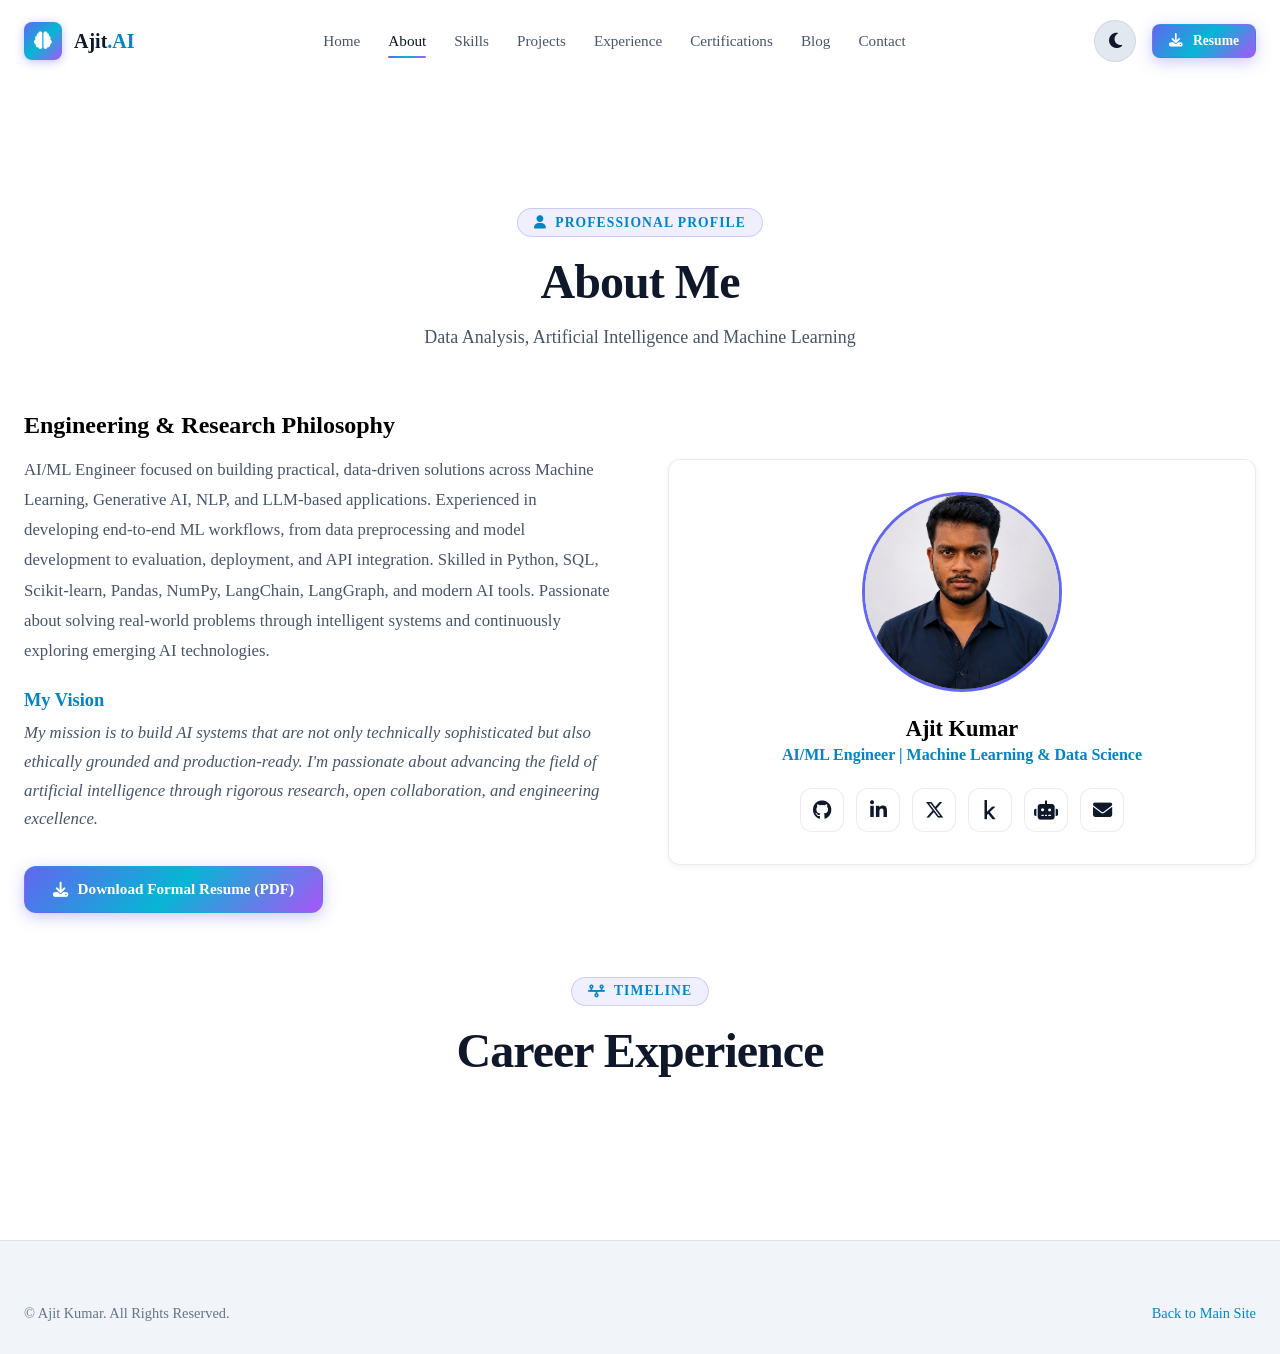
<file: about.html>
<!DOCTYPE html>
<html lang="en" data-theme="dark">
<head>
  <meta charset="UTF-8">
  <meta name="viewport" content="width=device-width, initial-scale=1.0">
  <title>About Ajit Kumar | AI/ML Engineer</title>
  <meta name="description" content="Learn more about Ajit Kumar's AI engineering background, career achievements, research publications, and timeline.">
  <link rel="canonical" href="https://ajitkumar04.github.io/about.html">
  <link rel="icon" type="image/x-icon" href="./favicon.ico">

  <link rel="preconnect" href="https://fonts.googleapis.com">
  <link rel="preconnect" href="https://fonts.gstatic.com" crossorigin>
  <link href="https://fonts.googleapis.com/css2?family=Fira+Code:wght@400;600&family=Plus+Jakarta+Sans:wght@400;500;600;700;800&display=swap" rel="stylesheet">
  <link rel="stylesheet" href="https://cdnjs.cloudflare.com/ajax/libs/font-awesome/6.5.1/css/all.min.css">
  <link rel="stylesheet" href="./assets/css/style.css">
</head>
<body>

  <!-- HEADER -->
  <header id="navbar" class="navbar">
    <div class="container nav-container">
      <a href="./index.html" class="nav-logo">
        <div class="nav-logo-icon"><i class="fa-solid fa-brain"></i></div>
        <span><span class="cfg-first-name">Ajit</span><span style="color: var(--text-accent);">.AI</span></span>
      </a>

      <nav id="nav-links" class="nav-links">
        <a href="./index.html#home" class="nav-link">Home</a>
        <a href="./about.html" class="nav-link active">About</a>
        <a href="./index.html#skills" class="nav-link">Skills</a>
        <a href="./projects.html" class="nav-link">Projects</a>
        <a href="./index.html#experience" class="nav-link">Experience</a>
        <a href="./index.html#certifications" class="nav-link">Certifications</a>
        <a href="./index.html#blog" class="nav-link">Blog</a>
        <a href="./contact.html" class="nav-link">Contact</a>
      </nav>

      <div class="nav-actions">
        <button class="theme-toggle-btn" aria-label="Toggle Theme"><i class="fa-solid fa-sun"></i></button>

        <a href="./assets/files/resume.pdf" download class="btn btn-primary btn-sm cfg-resume-btn"><i class="fa-solid fa-download"></i> Resume</a>

        <button id="mobile-menu-toggle" class="mobile-toggle"><i class="fa-solid fa-bars"></i></button>
      </div>
    </div>
  </header>

  <main style="padding-top: 7rem;">
    <section class="section">
      <div class="container">
        <div class="section-header">
          <span class="section-tag"><i class="fa-solid fa-user"></i> Professional Profile</span>
          <h2 class="section-title">About Me</h2>
          <p class="section-subtitle">Data Analysis, Artificial Intelligence and Machine Learning</p>
        </div>

        <div class="about-grid" style="margin-bottom: 4rem;">
          <div class="about-bio-text">
            <h3 style="font-size: 1.5rem; font-weight: 800; margin-bottom: 1rem;">Engineering & Research Philosophy</h3>
            <p class="cfg-bio-full" style="font-size: 1.05rem; line-height: 1.8; color: var(--text-secondary); margin-bottom: 1.5rem;"></p>
            
            <h4 style="font-size: 1.15rem; font-weight: 700; margin-bottom: 0.5rem; color: var(--text-accent);">My Vision</h4>
            <p class="cfg-career-goals" style="font-style: italic; color: var(--text-secondary); margin-bottom: 2rem;"></p>

            <a href="./assets/files/resume.pdf" download class="btn btn-primary cfg-resume-btn"><i class="fa-solid fa-download"></i> Download Formal Resume (PDF)</a>
          </div>

          <div>
            <div class="glass-card" style="padding: 2rem; text-align: center;">
              <img src="./assets/images/profile.png.png" alt="Ajit Kumar" class="cfg-profile-img" style="width: 200px; height: 200px; object-fit: cover; border-radius: 50%; margin: 0 auto 1.5rem auto; border: 3px solid var(--accent-primary);" referrerPolicy="no-referrer">
              <h3 class="cfg-name" style="font-size: 1.4rem; font-weight: 800; margin-bottom: 0.25rem;">Ajit Kumar</h3>
              <p class="cfg-title" style="color: var(--text-accent); font-weight: 600; margin-bottom: 1.5rem;"></p>
              
              <div style="display: flex; justify-content: center; gap: 0.75rem;" class="cfg-social-links"></div>
            </div>
          </div>
        </div>

        <div class="section-header" style="margin-top: 4rem;">
          <span class="section-tag"><i class="fa-solid fa-timeline"></i> Timeline</span>
          <h2 class="section-title">Career Experience</h2>
        </div>

        <div class="timeline-container" style="max-width: 800px; margin: 0 auto;">
          <div id="experience-timeline"></div>
        </div>
      </div>
    </section>
  </main>

  <footer class="footer">
    <div class="container footer-bottom" style="border: none; padding-top: 0;">
      <div>&copy; Ajit Kumar. All Rights Reserved.</div>
      <div><a href="./index.html">Back to Main Site</a></div>
    </div>
  </footer>

  <script src="./config.js"></script>
  <script src="./assets/js/theme.js"></script>
  <script src="./assets/js/config-loader.js"></script>
  <script src="./assets/js/main.js"></script>
</body>
</html>
</file>
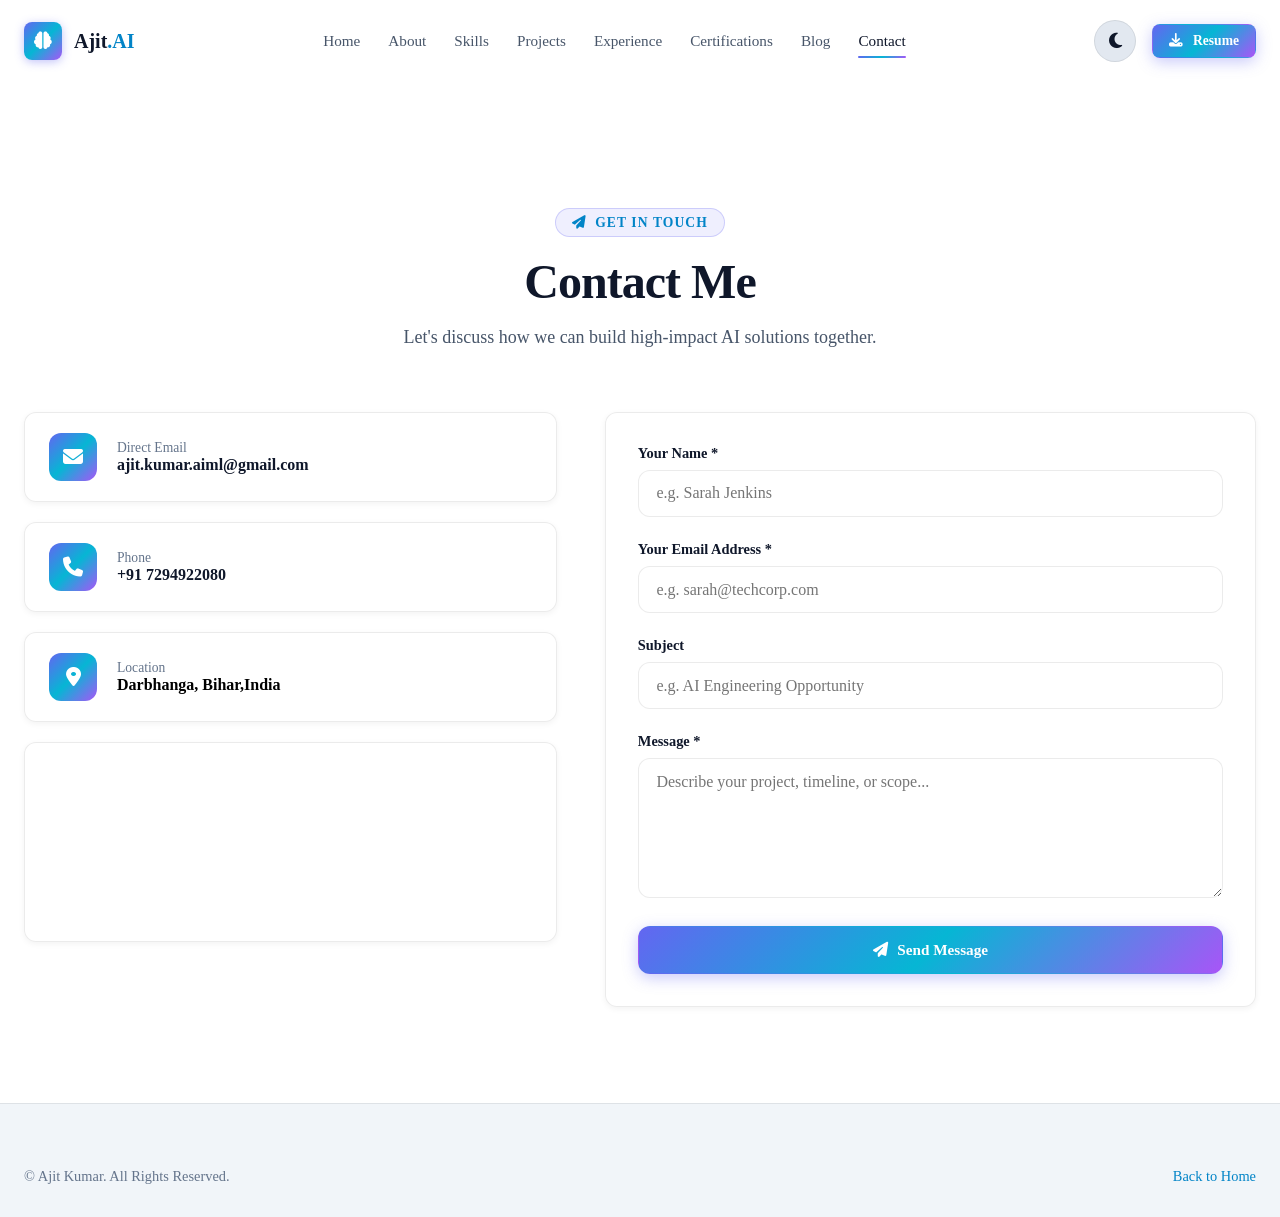
<file: contact.html>
<!DOCTYPE html>
<html lang="en" data-theme="dark">
<head>
  <meta charset="UTF-8">
  <meta name="viewport" content="width=device-width, initial-scale=1.0">
  <title>Contact Ajit Kumar | AI/ML Engineer</title>
  <meta name="description" content="Get in touch with Ajit Kumar for AI/ML engineering roles, model optimization consulting, or research collaborations.">
  <link rel="canonical" href="https://ajitkumar04.github.io/contact.html">
  <link rel="icon" type="image/x-icon" href="./favicon.ico">

  <link rel="preconnect" href="https://fonts.googleapis.com">
  <link rel="preconnect" href="https://fonts.gstatic.com" crossorigin>
  <link href="https://fonts.googleapis.com/css2?family=Fira+Code:wght@400;600&family=Plus+Jakarta+Sans:wght@400;500;600;700;800&display=swap" rel="stylesheet">
  <link rel="stylesheet" href="https://cdnjs.cloudflare.com/ajax/libs/font-awesome/6.5.1/css/all.min.css">
  <link rel="stylesheet" href="./assets/css/style.css">
</head>
<body>

  <!-- HEADER -->
  <header id="navbar" class="navbar">
    <div class="container nav-container">
      <a href="./index.html" class="nav-logo">
        <div class="nav-logo-icon"><i class="fa-solid fa-brain"></i></div>
        <span><span class="cfg-first-name">Ajit</span><span style="color: var(--text-accent);">.AI</span></span>
      </a>

      <nav id="nav-links" class="nav-links">
        <a href="./index.html#home" class="nav-link">Home</a>
        <a href="./about.html" class="nav-link">About</a>
        <a href="./index.html#skills" class="nav-link">Skills</a>
        <a href="./projects.html" class="nav-link">Projects</a>
        <a href="./index.html#experience" class="nav-link">Experience</a>
        <a href="./index.html#certifications" class="nav-link">Certifications</a>
        <a href="./index.html#blog" class="nav-link">Blog</a>
        <a href="./contact.html" class="nav-link active">Contact</a>
      </nav>

      <div class="nav-actions">
        <button class="theme-toggle-btn" aria-label="Toggle Theme"><i class="fa-solid fa-sun"></i></button>

        <a href="./assets/files/resume.pdf" download class="btn btn-primary btn-sm cfg-resume-btn"><i class="fa-solid fa-download"></i> Resume</a>

        <button id="mobile-menu-toggle" class="mobile-toggle"><i class="fa-solid fa-bars"></i></button>
      </div>
    </div>
  </header>

  <main style="padding-top: 7rem;">
    <section class="section">
      <div class="container">
        <div class="section-header">
          <span class="section-tag"><i class="fa-solid fa-paper-plane"></i> Get In Touch</span>
          <h2 class="section-title">Contact Me</h2>
          <p class="section-subtitle">Let's discuss how we can build high-impact AI solutions together.</p>
        </div>

        <div class="contact-grid">
          <div class="contact-info-cards">
            <div class="contact-card glass-card">
              <div class="contact-icon"><i class="fa-solid fa-envelope"></i></div>
              <div>
                <div style="font-size: 0.85rem; color: var(--text-muted);">Direct Email</div>
                <a href="mailto:ajit.kumar.aiml@gmail.com" class="cfg-email" style="font-weight: 700; font-size: 1rem; color: var(--text-primary);">ajit.kumar.aiml@gmail.com</a>
              </div>
            </div>

            <div class="contact-card glass-card">
              <div class="contact-icon"><i class="fa-solid fa-phone"></i></div>
              <div>
                <div style="font-size: 0.85rem; color: var(--text-muted);">Phone</div>
                <a href="tel:+917294922080" class="cfg-phone" style="font-weight: 700; font-size: 1rem; color: var(--text-primary);">+91 7294922080</a>
              </div>
            </div>

            <div class="contact-card glass-card">
              <div class="contact-icon"><i class="fa-solid fa-location-dot"></i></div>
              <div>
                <div style="font-size: 0.85rem; color: var(--text-muted);">Location</div>
                <div class="cfg-location" style="font-weight: 700; font-size: 1rem;">Darbhanga, Bihar, India</div>
              </div>
            </div>

            <!-- Google Map Embed -->
            <div class="glass-card" style="padding: 10px; height: 200px; overflow: hidden;">
              <iframe src="https://maps.google.com/maps?q=Darbhanga+Bihar+India&t=&z=12&ie=UTF8&iwloc=&output=embed" width="100%" height="100%" style="border:0; border-radius: var(--radius-sm);" allowfullscreen="" loading="lazy"></iframe>
            </div>
          </div>

          <form id="contact-form" class="glass-card" style="padding: 2rem;">
            <input type="text" id="form-honeypot" style="display: none;" tabindex="-1" autocomplete="off">

            <div class="form-group">
              <label for="form-name" class="form-label">Your Name *</label>
              <input type="text" id="form-name" class="form-input" placeholder="e.g. Sarah Jenkins" required>
            </div>

            <div class="form-group">
              <label for="form-email" class="form-label">Your Email Address *</label>
              <input type="email" id="form-email" class="form-input" placeholder="e.g. sarah@techcorp.com" required>
            </div>

            <div class="form-group">
              <label for="form-subject" class="form-label">Subject</label>
              <input type="text" id="form-subject" class="form-input" placeholder="e.g. AI Engineering Opportunity">
            </div>

            <div class="form-group">
              <label for="form-message" class="form-label">Message *</label>
              <textarea id="form-message" class="form-textarea" placeholder="Describe your project, timeline, or scope..." required></textarea>
            </div>

            <button type="submit" class="btn btn-primary" style="width: 100%;">
              <i class="fa-solid fa-paper-plane"></i> Send Message
            </button>
          </form>
        </div>
      </div>
    </section>
  </main>

  <footer class="footer">
    <div class="container footer-bottom" style="border: none; padding-top: 0;">
      <div>&copy; Ajit Kumar. All Rights Reserved.</div>
      <div><a href="./index.html">Back to Home</a></div>
    </div>
  </footer>

  <script src="./config.js"></script>
  <script src="./assets/js/theme.js"></script>
  <script src="./assets/js/contact.js"></script>
  <script src="./assets/js/config-loader.js"></script>
  <script src="./assets/js/main.js"></script>
</body>
</html>
</file>
<file: assets/css/style.css>
/* =================================================================
   MAIN PORTFOLIO STYLESHEET
   ================================================================= */

@import "./theme.css";
@import "./animations.css";

/* -----------------------------------------------------------------
   1. RESET & BASE STYLES
   ----------------------------------------------------------------- */
*, *::before, *::after {
  box-sizing: border-box;
  margin: 0;
  padding: 0;
}

html {
  scroll-behavior: smooth;
  font-size: 16px;
}

/* Ensure sections are not hidden behind the fixed navbar when using anchor links */
section {
  scroll-margin-top: 80px;
}
>>>>>>>


body {
  font-family: 'Plus Jakarta Sans', -apple-system, BlinkMacSystemFont, 'Segoe UI', Roboto, Helvetica, Arial, sans-serif;
  background-color: var(--bg-primary);
  color: var(--text-primary);
  line-height: 1.6;
  overflow-x: hidden;
  transition: background-color var(--transition-normal), color var(--transition-normal);
  position: relative;
}

code, pre, .font-mono {
  font-family: 'Fira Code', monospace;
}

a {
  color: var(--text-accent);
  text-decoration: none;
  transition: color var(--transition-fast);
}

a:hover {
  color: var(--accent-primary);
}

img {
  max-width: 100%;
  height: auto;
  display: block;
}

button, input, textarea, select {
  font-family: inherit;
  font-size: inherit;
  color: inherit;
}

ul, ol {
  list-style: none;
}

/* Container */
.container {
  width: 100%;
  max-width: 1280px;
  margin-left: auto;
  margin-right: auto;
  padding-left: 1.5rem;
  padding-right: 1.5rem;
}

/* Section Common */
.section {
  padding-top: 6rem;
  padding-bottom: 6rem;
  position: relative;
}

.section-header {
  text-align: center;
  max-width: 760px;
  margin: 0 auto 4rem auto;
}

.section-tag {
  display: inline-flex;
  align-items: center;
  gap: 0.5rem;
  padding: 0.35rem 1rem;
  border-radius: var(--radius-full);
  background: rgba(99, 102, 241, 0.1);
  border: 1px solid rgba(99, 102, 241, 0.25);
  color: var(--text-accent);
  font-size: 0.85rem;
  font-weight: 600;
  text-transform: uppercase;
  letter-spacing: 0.08em;
  margin-bottom: 1rem;
}

.section-title {
  font-size: clamp(2rem, 4vw, 3rem);
  font-weight: 800;
  letter-spacing: -0.02em;
  line-height: 1.2;
  margin-bottom: 1rem;
  color: var(--text-primary);
}

.section-subtitle {
  font-size: 1.125rem;
  color: var(--text-secondary);
}

/* -----------------------------------------------------------------
   2. GLASS CARDS & BUTTONS
   ----------------------------------------------------------------- */
.glass-card {
  background: var(--bg-card);
  backdrop-filter: var(--glass-blur);
  -webkit-backdrop-filter: var(--glass-blur);
  border: 1px solid var(--border-color);
  border-radius: var(--radius-md);
  box-shadow: var(--shadow-sm);
  transition: transform var(--transition-normal), border-color var(--transition-normal), box-shadow var(--transition-normal);
}

.glass-card:hover {
  border-color: var(--border-color-hover);
  box-shadow: var(--shadow-md), var(--shadow-glow);
  transform: translateY(-4px);
}

/* Primary & Secondary Buttons */
.btn {
  display: inline-flex;
  align-items: center;
  justify-content: center;
  gap: 0.6rem;
  padding: 0.85rem 1.75rem;
  font-weight: 600;
  font-size: 0.95rem;
  border-radius: var(--radius-md);
  cursor: pointer;
  transition: all var(--transition-fast);
  border: 1px solid transparent;
  white-space: nowrap;
}

.btn-primary {
  background: var(--accent-gradient);
  color: #ffffff;
  box-shadow: 0 4px 15px rgba(99, 102, 241, 0.35);
}

.btn-primary:hover {
  background: var(--accent-gradient-hover);
  box-shadow: 0 6px 22px rgba(99, 102, 241, 0.5);
  transform: translateY(-2px);
  color: #ffffff;
}

.btn-secondary {
  background: var(--bg-tertiary);
  color: var(--text-primary);
  border-color: var(--border-color);
}

.btn-secondary:hover {
  background: var(--bg-elevated);
  border-color: var(--border-color-hover);
  color: var(--text-primary);
  transform: translateY(-2px);
}

.btn-outline {
  background: transparent;
  color: var(--text-primary);
  border-color: var(--border-color-hover);
}

.btn-outline:hover {
  background: rgba(99, 102, 241, 0.1);
  border-color: var(--accent-primary);
  color: var(--text-primary);
  transform: translateY(-2px);
}

.btn-sm {
  padding: 0.5rem 1rem;
  font-size: 0.85rem;
  border-radius: var(--radius-sm);
}

/* -----------------------------------------------------------------
   3. HEADER & NAVIGATION
   ----------------------------------------------------------------- */
.navbar {
  position: fixed;
  top: 0;
  left: 0;
  width: 100%;
  z-index: 1000;
  padding: 1.25rem 0;
  transition: padding var(--transition-fast), background-color var(--transition-fast), border-color var(--transition-fast);
}

.navbar.scrolled {
  padding: 0.85rem 0;
  background: var(--bg-glass);
  backdrop-filter: var(--glass-blur);
  -webkit-backdrop-filter: var(--glass-blur);
  border-bottom: 1px solid var(--border-color);
  box-shadow: var(--shadow-sm);
}

.nav-container {
  display: flex;
  align-items: center;
  justify-content: space-between;
}

.nav-logo {
  display: flex;
  align-items: center;
  gap: 0.75rem;
  font-weight: 800;
  font-size: 1.25rem;
  color: var(--text-primary);
}

.nav-logo-icon {
  width: 38px;
  height: 38px;
  border-radius: var(--radius-sm);
  background: var(--accent-gradient);
  display: flex;
  align-items: center;
  justify-content: center;
  color: #ffffff;
  font-size: 1.1rem;
  box-shadow: 0 2px 10px rgba(99, 102, 241, 0.4);
}

.nav-links {
  display: flex;
  align-items: center;
  gap: 1.75rem;
}

.nav-link {
  color: var(--text-secondary);
  font-weight: 5rem;
  font-size: 0.95rem;
  position: relative;
  padding: 0.25rem 0;
}

.nav-link:hover, .nav-link.active {
  color: var(--text-primary);
}

.nav-link.active::after {
  content: '';
  position: absolute;
  bottom: -4px;
  left: 0;
  width: 100%;
  height: 2px;
  background: var(--accent-gradient);
  border-radius: var(--radius-full);
}

.nav-actions {
  display: flex;
  align-items: center;
  gap: 1rem;
}

/* Theme Toggle Switch */
.theme-toggle-btn {
  width: 42px;
  height: 42px;
  border-radius: var(--radius-full);
  background: var(--bg-tertiary);
  border: 1px solid var(--border-color);
  color: var(--text-primary);
  display: flex;
  align-items: center;
  justify-content: center;
  cursor: pointer;
  font-size: 1.1rem;
  transition: all var(--transition-fast);
}

.theme-toggle-btn:hover {
  background: var(--bg-elevated);
  border-color: var(--border-color-hover);
  color: var(--text-accent);
}

/* Mobile Hamburger Toggle */
.mobile-toggle {
  display: none;
  background: none;
  border: none;
  font-size: 1.5rem;
  color: var(--text-primary);
  cursor: pointer;
  padding: 0.5rem;
}

/* -----------------------------------------------------------------
   4. HERO SECTION & NEURAL CANVAS
   ----------------------------------------------------------------- */
.hero {
  min-height: 100vh;
  display: flex;
  align-items: center;
  padding-top: 8rem;
  padding-bottom: 5rem;
  position: relative;
  overflow: hidden;
}

#neural-canvas {
  position: absolute;
  top: 0;
  left: 0;
  width: 100%;
  height: 100%;
  z-index: 1;
  pointer-events: none;
  opacity: 0.6;
}

.hero-content {
  position: relative;
  z-index: 2;
  display: grid;
  grid-template-columns: 1.1fr 0.9fr;
  gap: 3.5rem;
  align-items: center;
}

.hero-badge {
  display: inline-flex;
  align-items: center;
  gap: 0.6rem;
  padding: 0.4rem 1rem;
  border-radius: var(--radius-full);
  background: rgba(16, 185, 129, 0.1);
  border: 1px solid rgba(16, 185, 129, 0.3);
  color: var(--success);
  font-size: 0.85rem;
  font-weight: 600;
  margin-bottom: 1.5rem;
}

.status-dot {
  width: 8px;
  height: 8px;
  border-radius: 50%;
  background-color: var(--success);
  box-shadow: 0 0 10px var(--success);
}

.hero-title {
  font-size: clamp(2.5rem, 5vw, 4rem);
  font-weight: 800;
  line-height: 1.15;
  letter-spacing: -0.03em;
  margin-bottom: 1.25rem;
}

.hero-typewriter {
  font-size: clamp(1.2rem, 2.5vw, 1.8rem);
  color: var(--text-accent);
  font-weight: 700;
  min-height: 2.2rem;
  margin-bottom: 1.5rem;
}

.hero-description {
  font-size: 1.15rem;
  color: var(--text-secondary);
  margin-bottom: 2.25rem;
  max-width: 620px;
}

.hero-buttons {
  display: flex;
  flex-wrap: wrap;
  gap: 1rem;
  margin-bottom: 2.5rem;
}

.hero-socials {
  display: flex;
  align-items: center;
  gap: 1rem;
}

.social-icon-btn {
  width: 44px;
  height: 44px;
  border-radius: var(--radius-md);
  background: var(--bg-card);
  border: 1px solid var(--border-color);
  color: var(--text-primary);
  display: flex;
  align-items: center;
  justify-content: center;
  font-size: 1.2rem;
  transition: all var(--transition-fast);
}

.social-icon-btn:hover {
  background: var(--bg-elevated);
  border-color: var(--border-color-hover);
  color: var(--text-accent);
  transform: translateY(-3px);
}

/* Hero Avatar & Visual Frame */
.hero-image-wrapper {
  position: relative;
  display: flex;
  justify-content: center;
}

.hero-avatar-card {
  position: relative;
  width: 340px;
  height: 380px;
  border-radius: var(--radius-lg);
  padding: 10px;
  background: var(--bg-card);
  border: 1px solid var(--border-color-hover);
  box-shadow: var(--shadow-lg), var(--shadow-glow);
  z-index: 2;
}

.hero-avatar-img {
  width: 100%;
  height: 100%;
  object-fit: cover;
  border-radius: var(--radius-md);
}

/* Floating AI Code Badge */
.hero-floating-badge {
  position: absolute;
  padding: 0.75rem 1.25rem;
  border-radius: var(--radius-md);
  background: var(--bg-glass);
  backdrop-filter: var(--glass-blur);
  border: 1px solid var(--border-color-hover);
  display: flex;
  align-items: center;
  gap: 0.75rem;
  box-shadow: var(--shadow-md);
  z-index: 3;
}

.hero-badge-1 {
  bottom: -20px;
  left: -20px;
}

.hero-badge-2 {
  top: 20px;
  right: -20px;
}

/* -----------------------------------------------------------------
   5. METRICS COUNTER BAR
   ----------------------------------------------------------------- */
.metrics-section {
  padding: 3rem 0;
  background: var(--bg-secondary);
  border-top: 1px solid var(--border-color);
  border-bottom: 1px solid var(--border-color);
}

.metrics-grid {
  display: grid;
  grid-template-columns: repeat(auto-fit, minmax(200px, 1fr));
  gap: 2rem;
  text-align: center;
}

.metric-item {
  padding: 1.25rem;
}

.metric-icon {
  font-size: 1.8rem;
  color: var(--text-accent);
  margin-bottom: 0.5rem;
}

.metric-value {
  font-size: 2.25rem;
  font-weight: 800;
  color: var(--text-primary);
  margin-bottom: 0.25rem;
}

.metric-label {
  font-size: 0.9rem;
  color: var(--text-secondary);
  font-weight: 500;
}

/* -----------------------------------------------------------------
   6. ABOUT SECTION & TIMELINE
   ----------------------------------------------------------------- */
.about-grid {
  display: grid;
  grid-template-columns: 1fr 1fr;
  gap: 3.5rem;
  align-items: center;
}

.about-bio-text p {
  color: var(--text-secondary);
  font-size: 1.05rem;
  margin-bottom: 1.25rem;
  line-height: 1.7;
}

.about-info-list {
  display: grid;
  grid-template-columns: 1fr 1fr;
  gap: 1rem;
  margin-top: 1.5rem;
  margin-bottom: 2rem;
}

.about-info-item {
  display: flex;
  align-items: center;
  gap: 0.75rem;
  font-size: 0.95rem;
}

.about-info-item i {
  color: var(--text-accent);
}

/* Career Highlights Accordion / Timeline */
.timeline-container {
  position: relative;
  padding-left: 2rem;
}

.timeline-container::before {
  content: '';
  position: absolute;
  left: 6px;
  top: 10px;
  bottom: 10px;
  width: 2px;
  background: var(--border-color);
}

.timeline-item {
  position: relative;
  margin-bottom: 2rem;
}

.timeline-dot {
  position: absolute;
  left: -2rem;
  top: 4px;
  width: 14px;
  height: 14px;
  border-radius: 50%;
  background: var(--accent-primary);
  border: 3px solid var(--bg-primary);
  box-shadow: 0 0 10px var(--accent-primary);
}

.timeline-content {
  padding: 1.5rem;
}

/* -----------------------------------------------------------------
   7. SKILLS CATEGORIES & PROFICIENCY
   ----------------------------------------------------------------- */
.skills-nav {
  display: flex;
  justify-content: center;
  flex-wrap: wrap;
  gap: 0.75rem;
  margin-bottom: 3rem;
}

.skill-tab-btn {
  padding: 0.65rem 1.4rem;
  border-radius: var(--radius-full);
  background: var(--bg-card);
  border: 1px solid var(--border-color);
  color: var(--text-secondary);
  font-weight: 600;
  font-size: 0.9rem;
  cursor: pointer;
  transition: all var(--transition-fast);
}

.skill-tab-btn:hover, .skill-tab-btn.active {
  background: var(--accent-gradient);
  color: #ffffff;
  border-color: transparent;
  box-shadow: var(--shadow-glow);
}

.skills-grid {
  display: grid;
  grid-template-columns: repeat(auto-fit, minmax(320px, 1fr));
  gap: 1.75rem;
}

.skill-card {
  padding: 1.5rem;
}

.skill-header {
  display: flex;
  align-items: center;
  justify-content: space-between;
  margin-bottom: 0.75rem;
}

.skill-title-group {
  display: flex;
  align-items: center;
  gap: 0.75rem;
}

.skill-icon {
  font-size: 1.5rem;
  color: var(--text-accent);
}

.skill-name {
  font-weight: 700;
  font-size: 1.05rem;
}

.skill-percent {
  font-weight: 700;
  font-size: 0.95rem;
  color: var(--text-accent);
}

.skill-progress-track {
  width: 100%;
  height: 8px;
  border-radius: var(--radius-full);
  background: var(--bg-tertiary);
  overflow: hidden;
  margin-bottom: 1rem;
}

.skill-progress-bar {
  height: 100%;
  border-radius: var(--radius-full);
  background: var(--accent-gradient);
}

.skill-tags {
  display: flex;
  flex-wrap: wrap;
  gap: 0.5rem;
}

.tech-tag {
  padding: 0.2rem 0.6rem;
  border-radius: var(--radius-sm);
  background: rgba(255, 255, 255, 0.05);
  border: 1px solid var(--border-color);
  font-size: 0.78rem;
  color: var(--text-secondary);
}

/* -----------------------------------------------------------------
   8. PROJECTS GRID, FILTER & MODAL
   ----------------------------------------------------------------- */
.projects-filter-bar {
  display: flex;
  flex-wrap: wrap;
  align-items: center;
  justify-content: space-between;
  gap: 1.5rem;
  margin-bottom: 2.5rem;
}

.search-box {
  position: relative;
  min-width: 280px;
}

.search-box input {
  width: 100%;
  padding: 0.65rem 1rem 0.65rem 2.5rem;
  border-radius: var(--radius-full);
  background: var(--bg-card);
  border: 1px solid var(--border-color);
  color: var(--text-primary);
  outline: none;
}

.search-box input:focus {
  border-color: var(--border-color-hover);
}

.search-box i {
  position: absolute;
  left: 1rem;
  top: 50%;
  transform: translateY(-50%);
  color: var(--text-muted);
}

.project-categories {
  display: flex;
  flex-wrap: wrap;
  gap: 0.5rem;
}

.filter-btn {
  padding: 0.5rem 1.1rem;
  border-radius: var(--radius-full);
  background: var(--bg-card);
  border: 1px solid var(--border-color);
  color: var(--text-secondary);
  font-size: 0.85rem;
  font-weight: 600;
  cursor: pointer;
  transition: all var(--transition-fast);
}

.filter-btn:hover, .filter-btn.active {
  background: var(--accent-gradient);
  color: #ffffff;
  border-color: transparent;
}

.projects-grid {
  display: grid;
  grid-template-columns: repeat(auto-fill, minmax(350px, 1fr));
  gap: 2rem;
}

.project-card {
  display: flex;
  flex-direction: column;
  overflow: hidden;
  height: 100%;
}

.project-image-container {
  position: relative;
  width: 100%;
  height: 220px;
  overflow: hidden;
}

.project-image {
  width: 100%;
  height: 100%;
  object-fit: cover;
  transition: transform var(--transition-slow);
}

.project-card:hover .project-image {
  transform: scale(1.08);
}

.project-category-badge {
  position: absolute;
  top: 1rem;
  left: 1rem;
  padding: 0.3rem 0.8rem;
  border-radius: var(--radius-full);
  background: rgba(10, 13, 20, 0.85);
  backdrop-filter: var(--glass-blur);
  border: 1px solid var(--border-color);
  font-size: 0.75rem;
  font-weight: 700;
  color: var(--text-accent);
}

.project-body {
  padding: 1.5rem;
  display: flex;
  flex-direction: column;
  flex-grow: 1;
}

.project-title {
  font-size: 1.25rem;
  font-weight: 700;
  margin-bottom: 0.75rem;
}

.project-description {
  font-size: 0.95rem;
  color: var(--text-secondary);
  margin-bottom: 1.25rem;
  display: -webkit-box;
  -webkit-line-clamp: 3;
  -webkit-box-orient: vertical;
  overflow: hidden;
}

.project-results-pill {
  padding: 0.5rem 0.85rem;
  border-radius: var(--radius-sm);
  background: rgba(16, 185, 129, 0.1);
  border: 1px dashed rgba(16, 185, 129, 0.3);
  color: var(--success);
  font-size: 0.82rem;
  font-weight: 600;
  margin-bottom: 1.25rem;
}

.project-tags {
  display: flex;
  flex-wrap: wrap;
  gap: 0.4rem;
  margin-bottom: 1.5rem;
  margin-top: auto;
}

.project-footer-actions {
  display: flex;
  align-items: center;
  justify-content: space-between;
  gap: 0.75rem;
  padding-top: 1rem;
  border-top: 1px solid var(--border-color);
}

/* Modal Popup */
.modal-overlay {
  position: fixed;
  top: 0;
  left: 0;
  width: 100%;
  height: 100%;
  background: rgba(0, 0, 0, 0.8);
  backdrop-filter: blur(8px);
  z-index: 2000;
  display: flex;
  align-items: center;
  justify-content: center;
  padding: 1.5rem;
  opacity: 0;
  visibility: hidden;
  transition: opacity var(--transition-normal), visibility var(--transition-normal);
}

.modal-overlay.active {
  opacity: 1;
  visibility: visible;
}

.modal-container {
  background: var(--bg-secondary);
  border: 1px solid var(--border-color-hover);
  border-radius: var(--radius-lg);
  max-width: 800px;
  width: 100%;
  max-height: 90vh;
  overflow-y: auto;
  position: relative;
  padding: 2rem;
  box-shadow: var(--shadow-lg);
  transform: translateY(20px);
  transition: transform var(--transition-normal);
}

.modal-overlay.active .modal-container {
  transform: translateY(0);
}

.modal-close-btn {
  position: absolute;
  top: 1.25rem;
  right: 1.25rem;
  width: 36px;
  height: 36px;
  border-radius: 50%;
  background: var(--bg-tertiary);
  border: 1px solid var(--border-color);
  color: var(--text-primary);
  display: flex;
  align-items: center;
  justify-content: center;
  cursor: pointer;
  font-size: 1.2rem;
}

/* -----------------------------------------------------------------
   9. CERTIFICATIONS & EDUCATION
   ----------------------------------------------------------------- */
.cert-grid {
  display: grid;
  grid-template-columns: repeat(auto-fit, minmax(280px, 1fr));
  gap: 1.5rem;
}

.cert-card {
  padding: 1.5rem;
  display: flex;
  gap: 1.25rem;
  align-items: flex-start;
}

.cert-icon {
  width: 50px;
  height: 50px;
  border-radius: var(--radius-md);
  background: rgba(99, 102, 241, 0.12);
  border: 1px solid rgba(99, 102, 241, 0.3);
  color: var(--text-accent);
  display: flex;
  align-items: center;
  justify-content: center;
  font-size: 1.5rem;
  flex-shrink: 0;
}

.cert-title {
  font-size: 1.1rem;
  font-weight: 700;
  margin-bottom: 0.25rem;
}

.cert-issuer {
  color: var(--text-secondary);
  font-size: 0.9rem;
  margin-bottom: 0.5rem;
}

/* Education Cards */
.edu-grid {
  display: grid;
  grid-template-columns: repeat(auto-fit, minmax(340px, 1fr));
  gap: 2rem;
}

.edu-card {
  padding: 2rem;
}

.edu-degree {
  font-size: 1.25rem;
  font-weight: 700;
  margin-bottom: 0.35rem;
}

.edu-institution {
  color: var(--text-accent);
  font-weight: 600;
  margin-bottom: 0.75rem;
}

/* -----------------------------------------------------------------
   10. BLOG PLACEHOLDER GRID
   ----------------------------------------------------------------- */
.blog-grid {
  display: grid;
  grid-template-columns: repeat(auto-fill, minmax(340px, 1fr));
  gap: 2rem;
}

.blog-card {
  overflow: hidden;
  display: flex;
  flex-direction: column;
}

.blog-img {
  width: 100%;
  height: 200px;
  object-fit: cover;
}

.blog-body {
  padding: 1.5rem;
  display: flex;
  flex-direction: column;
  flex-grow: 1;
}

.blog-meta {
  display: flex;
  align-items: center;
  gap: 1rem;
  font-size: 0.82rem;
  color: var(--text-muted);
  margin-bottom: 0.75rem;
}

/* -----------------------------------------------------------------
   11. CONTACT FORM & CARDS
   ----------------------------------------------------------------- */
.contact-grid {
  display: grid;
  grid-template-columns: 0.9fr 1.1fr;
  gap: 3rem;
}

.contact-info-cards {
  display: flex;
  flex-direction: column;
  gap: 1.25rem;
}

.contact-card {
  padding: 1.25rem 1.5rem;
  display: flex;
  align-items: center;
  gap: 1.25rem;
}

.contact-icon {
  width: 48px;
  height: 48px;
  border-radius: var(--radius-md);
  background: var(--accent-gradient);
  color: #ffffff;
  display: flex;
  align-items: center;
  justify-content: center;
  font-size: 1.25rem;
  flex-shrink: 0;
}

/* Contact Form */
.form-group {
  margin-bottom: 1.5rem;
}

.form-label {
  display: block;
  font-weight: 600;
  font-size: 0.9rem;
  margin-bottom: 0.5rem;
  color: var(--text-primary);
}

.form-input, .form-textarea {
  width: 100%;
  padding: 0.85rem 1.1rem;
  border-radius: var(--radius-md);
  background: var(--bg-input);
  border: 1px solid var(--border-color);
  color: var(--text-primary);
  outline: none;
  transition: border-color var(--transition-fast);
}

.form-input:focus, .form-textarea:focus {
  border-color: var(--accent-primary);
  box-shadow: 0 0 0 3px rgba(99, 102, 241, 0.2);
}

.form-textarea {
  min-height: 140px;
  resize: vertical;
}

/* Toast Notification */
.toast-container {
  position: fixed;
  bottom: 2rem;
  right: 2rem;
  z-index: 3000;
  display: flex;
  flex-direction: column;
  gap: 0.75rem;
}

.toast {
  padding: 1rem 1.5rem;
  border-radius: var(--radius-md);
  background: var(--bg-elevated);
  border: 1px solid var(--border-color-hover);
  box-shadow: var(--shadow-lg);
  display: flex;
  align-items: center;
  gap: 0.85rem;
  color: var(--text-primary);
  animation: slideInRight 0.4s cubic-bezier(0.16, 1, 0.3, 1);
}

.toast-success { border-left: 4px solid var(--success); }
.toast-error { border-left: 4px solid var(--error); }

/* -----------------------------------------------------------------
   12. FOOTER & BACK TO TOP
   ----------------------------------------------------------------- */
.footer {
  background: var(--bg-secondary);
  border-top: 1px solid var(--border-color);
  padding: 4rem 0 2rem 0;
}

.footer-grid {
  display: grid;
  grid-template-columns: 2fr 1fr 1fr;
  gap: 3rem;
  margin-bottom: 3rem;
}

.footer-bottom {
  display: flex;
  align-items: center;
  justify-content: space-between;
  padding-top: 2rem;
  border-top: 1px solid var(--border-color);
  font-size: 0.9rem;
  color: var(--text-muted);
}

.back-to-top-btn {
  position: fixed;
  bottom: 2rem;
  right: 2rem;
  width: 46px;
  height: 46px;
  border-radius: 50%;
  background: var(--accent-gradient);
  color: #ffffff;
  border: none;
  display: flex;
  align-items: center;
  justify-content: center;
  font-size: 1.2rem;
  cursor: pointer;
  box-shadow: var(--shadow-md);
  opacity: 0;
  visibility: hidden;
  transition: all var(--transition-fast);
  z-index: 900;
}

.back-to-top-btn.visible {
  opacity: 1;
  visibility: visible;
}

.back-to-top-btn:hover {
  transform: translateY(-4px);
  box-shadow: var(--shadow-glow);
}

/* -----------------------------------------------------------------
   13. RESPONSIVE BREAKPOINTS
   ----------------------------------------------------------------- */
@media (max-width: 1024px) {
  .hero-content {
    grid-template-columns: 1fr;
    text-align: center;
  }

  .hero-buttons, .hero-socials {
    justify-content: center;
  }

  .hero-image-wrapper {
    margin-top: 2rem;
  }

  .about-grid, .contact-grid {
    grid-template-columns: 1fr;
  }

  .footer-grid {
    grid-template-columns: 1fr;
  }
}

@media (max-width: 768px) {
  .nav-links {
    position: fixed;
    top: 70px;
    right: -100%;
    width: 280px;
    height: calc(100vh - 70px);
    background: var(--bg-glass);
    backdrop-filter: var(--glass-blur);
    flex-direction: column;
    align-items: flex-start;
    padding: 2rem;
    transition: right var(--transition-normal);
    border-left: 1px solid var(--border-color);
  }

  .nav-links.active {
    right: 0;
  }

  .mobile-toggle {
    display: block;
  }

  .hero-avatar-card {
    width: 280px;
    height: 320px;
  }

  .projects-grid, .blog-grid {
    grid-template-columns: 1fr;
  }
}
</file>
